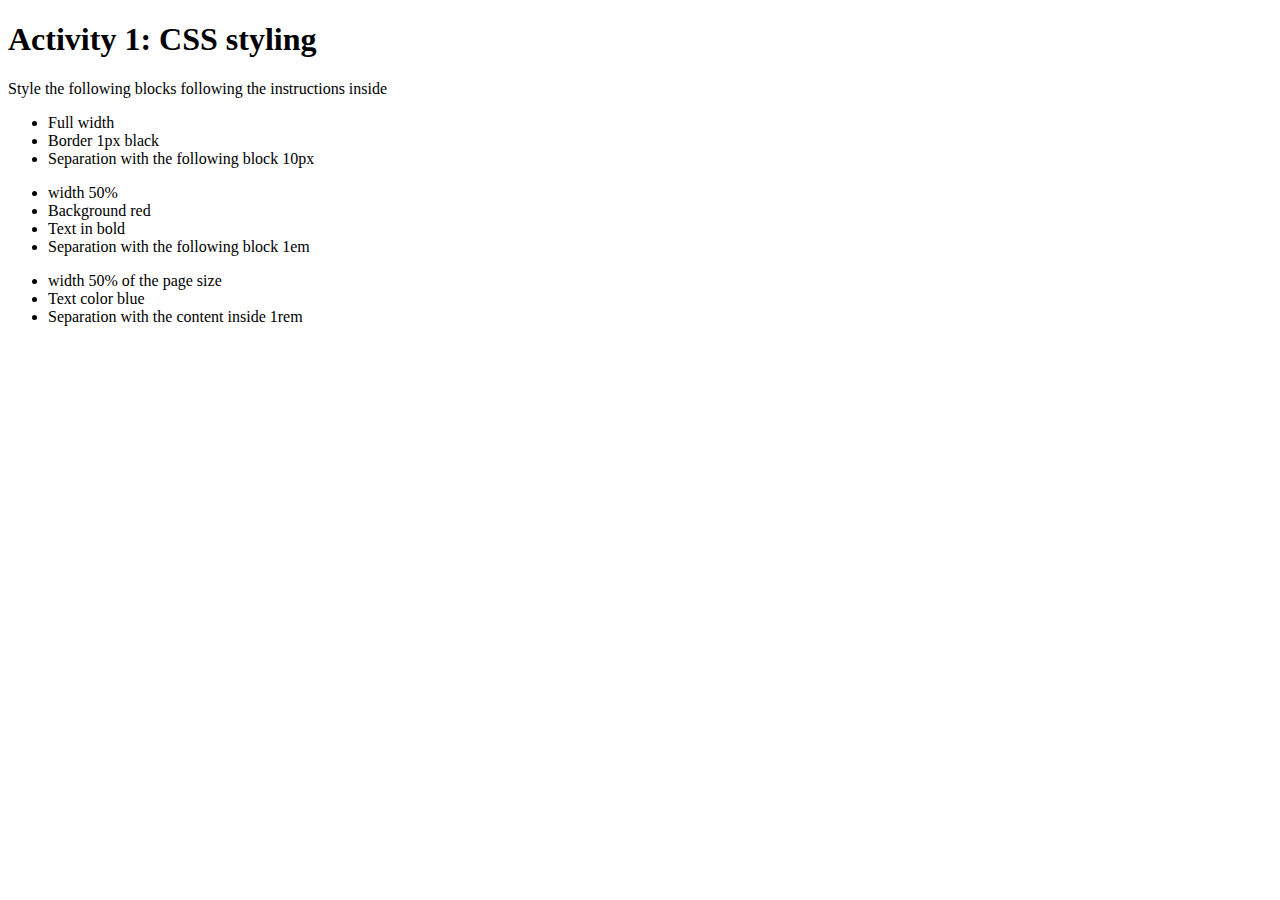
<file: activity1/index.html>
<!doctype html>
<html lang="en">
  <head>
    <!-- Required meta tags -->
    <meta charset="utf-8">
    <meta name="viewport" content="width=device-width, initial-scale=1, shrink-to-fit=no">

    <title>Activity 1: CSS styling</title>
    <!-- Your styles here -->
    <style>
    </style>
  </head>
  <body>
    <h1>Activity 1: CSS styling</h1>
    <p>Style the following blocks following the instructions inside</p>
    <div id="first_block"><ul><li>Full width</li><li>Border 1px black</li><li>Separation with the following block 10px</li></ul></div>
    <div id="second_block"><ul><li>width 50%</li><li>Background red</li><li>Text in bold</li><li>Separation with the following block 1em</li></ul></div>
    <div class="third_block"><ul><li>width 50% of the page size</li><li>Text color blue</li><li>Separation with the content inside 1rem</li></ul></div>
  </body>
</html>
</file>
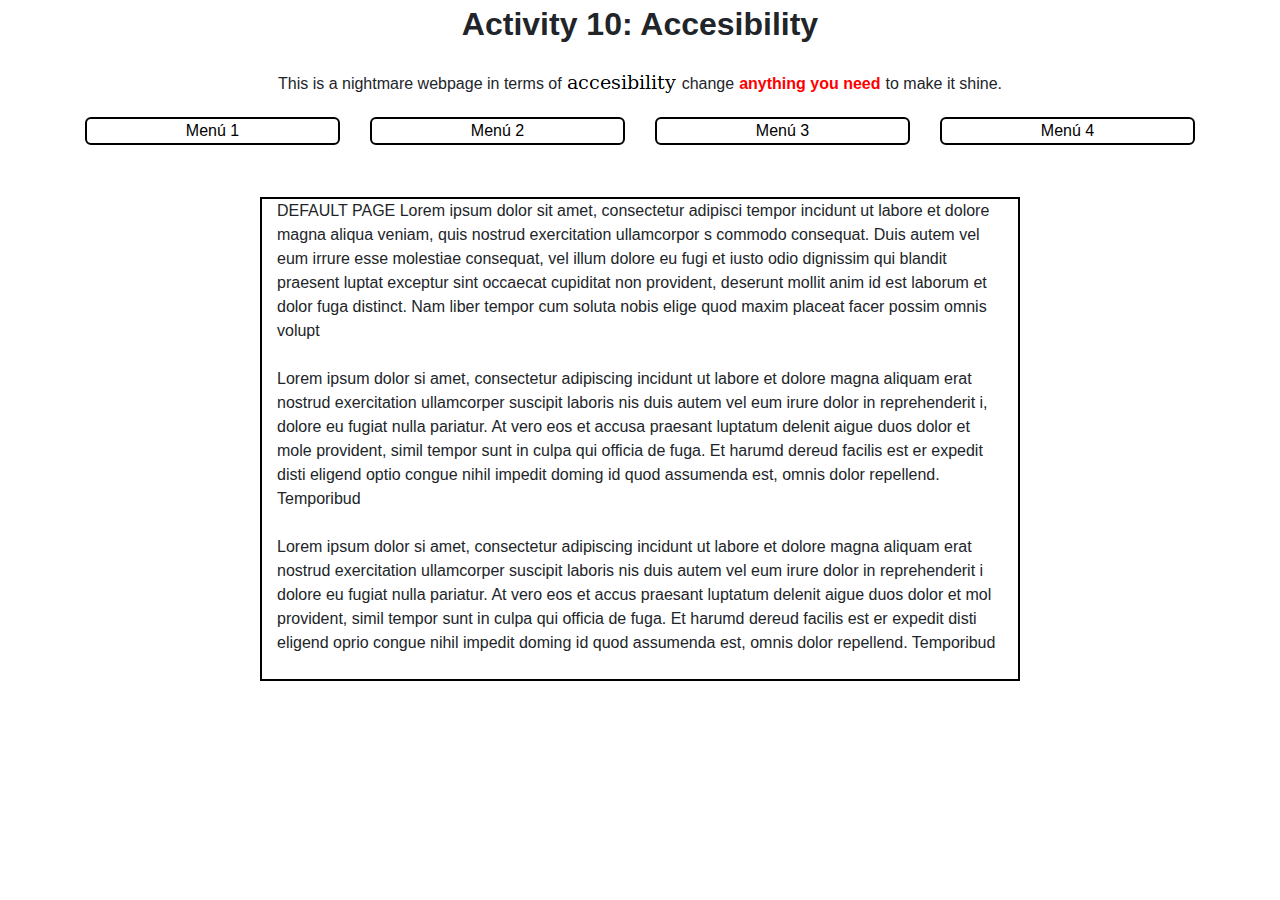
<file: activity10/index.html>
<!doctype html>
<html lang="en">
  <head>
    <!-- Required meta tags -->
    <meta charset="utf-8">
    <meta name="viewport" content="width=device-width, initial-scale=1, shrink-to-fit=no">

    <!-- Bootstrap CSS -->
    <link rel="stylesheet" href="https://stackpath.bootstrapcdn.com/bootstrap/4.3.1/css/bootstrap.min.css" integrity="sha384-ggOyR0iXCbMQv3Xipma34MD+dH/1fQ784/j6cY/iJTQUOhcWr7x9JvoRxT2MZw1T" crossorigin="anonymous">

    <title>Activity 10: Accesibility</title>
    <style>
     .item{
       border: 2px solid black;
     }
     
     #flexcontainer5 .item{
       max-width: 70px;
     }

     .huge{
       font-size: 2em;
       font-weight: bold;
       display: flex;
       justify-content: center;
     }

     .night{
      display: flex;
      justify-content: center;
      padding-bottom: 20px;
     }

     .highlight{
       color: red;
       font-weight: bold;
       padding-left: 5px;
       padding-right: 5px;
     }

     img{
       vertical-align: middle;
       padding-left: 5px;
       padding-right: 5px;
     }

     .topmenu-option{
       background-color: #ffffff;
       border-radius: 6px;
       border: 2px solid black;
       color: #000000;
       text-align: center;
     }

     .topmenu-option:hover{
       background-color: purple;
       border-radius: 6px;
       border: 2px solid black;
       color: #ffffff;
       text-align: center;
     }

     .topmenu-submenu{
       float: left;
     }
     .topmenu-suboption{
       color:purple;
     }
     .topmenu-suboption:hover{
       color:red;
     }
     
     #topmenu1 {
       height: 30px;
     }

     #topmenu2 {
       height: 30px;
     }
  
     #topmenu3 {
       height: 30px;
     }

     #topmenu4 {
       height: 30px;
     }

     #content{
      top:50px;
      border: 2px solid black;

     }
    </style>
  </head>
  <body>
    <span class="huge">Activity 10: Accesibility</span>
    <br>
    <span class="night">This is a nightmare webpage in terms of<img src="accesibility.png" /> change <span class="highlight"> anything you need </span> to make it shine.</span>
    <div class="container">
      <div class="row" >
        <div class="col-sm-3" id="topmenu1">
          <div class="topmenu-option">
            Menú 1
          </div>
        </div>
        <div class="col-sm-3" id="topmenu2" onclick="window.open('https://wikipedia.org','_blank');">
          <div class="topmenu-option">
            Menú 2
          </div>
        </div>
        <div class="col-sm-3" id="topmenu3" onclick="window.open('https://youtube.com','_blank');">
          <div class="topmenu-option">
            Menú 3
          </div>
        </div>
        <div class="col-sm-3" id="topmenu4">
          <div class="topmenu-option">
            Menú 4
          </div>
        </div>
      </div>
      <div class="row">
        <div class="col-sm-2">
        
        </div>
        <div class="col-sm-8" id="content">
          DEFAULT PAGE
          Lorem ipsum dolor sit amet, consectetur adipisci tempor incidunt ut labore et dolore magna aliqua veniam, quis nostrud exercitation ullamcorpor s commodo consequat. Duis autem vel eum irrure esse molestiae consequat, vel illum dolore eu fugi et iusto odio dignissim qui blandit praesent luptat exceptur sint occaecat cupiditat non provident, deserunt mollit anim id est laborum et dolor fuga distinct. Nam liber tempor cum soluta nobis elige quod maxim placeat facer possim omnis volupt
<br><br>
Lorem ipsum dolor si amet, consectetur adipiscing incidunt ut labore et dolore magna aliquam erat nostrud exercitation ullamcorper suscipit laboris nis duis autem vel eum irure dolor in reprehenderit i, dolore eu fugiat nulla pariatur. At vero eos et accusa praesant luptatum delenit aigue duos dolor et mole provident, simil tempor sunt in culpa qui officia de fuga. Et harumd dereud facilis est er expedit disti eligend optio congue nihil impedit doming id quod assumenda est, omnis dolor repellend. Temporibud
<br><br>
Lorem ipsum dolor si amet, consectetur adipiscing incidunt ut labore et dolore magna aliquam erat nostrud exercitation ullamcorper suscipit laboris nis duis autem vel eum irure dolor in reprehenderit i dolore eu fugiat nulla pariatur. At vero eos et accus praesant luptatum delenit aigue duos dolor et mol provident, simil tempor sunt in culpa qui officia de fuga. Et harumd dereud facilis est er expedit disti eligend oprio congue nihil impedit doming id quod assumenda est, omnis dolor repellend. Temporibud
<br><br>
        </div>
      </div>
    </div>

    <!-- Optional JavaScript -->
    <!-- jQuery first, then Popper.js, then Bootstrap JS -->
    <script src="https://code.jquery.com/jquery-3.3.1.slim.min.js" integrity="sha384-q8i/X+965DzO0rT7abK41JStQIAqVgRVzpbzo5smXKp4YfRvH+8abtTE1Pi6jizo" crossorigin="anonymous"></script>
    <script src="https://cdnjs.cloudflare.com/ajax/libs/popper.js/1.14.7/umd/popper.min.js" integrity="sha384-UO2eT0CpHqdSJQ6hJty5KVphtPhzWj9WO1clHTMGa3JDZwrnQq4sF86dIHNDz0W1" crossorigin="anonymous"></script>
    <script src="https://stackpath.bootstrapcdn.com/bootstrap/4.3.1/js/bootstrap.min.js" integrity="sha384-JjSmVgyd0p3pXB1rRibZUAYoIIy6OrQ6VrjIEaFf/nJGzIxFDsf4x0xIM+B07jRM" crossorigin="anonymous"></script>
    <script>
      var topM1 = document.getElementById('topmenu1');
      topM1.onclick= function(){;
        if (topM1.querySelectorAll('.topmenu-suboption').length) {
          topM1.innerHTML = '<div class="topmenu-option">Menú 1</div>';
        } else {
          topM1.innerHTML = '<div class="topmenu-option">Menú 1</div><div class="topmenu-submenu"><div class="topmenu-suboption"><a href="https://google.com/ target="_blank"">Google</div><div class="topmenu-suboption"><a href="https://bing.com/" target="_blank">Bing</div></div>';
        }
      }
      var topM4 = document.getElementById('topmenu4');
      topM4.onclick= function(){;
        if (topM4.querySelectorAll('.topmenu-suboption').length) {
          topM4.innerHTML = '<div class="topmenu-option">Menú 4</div>';
        } else {
          topM4.innerHTML = '<div class="topmenu-option">Menú 4</div><div class="topmenu-submenu"><div class="topmenu-suboption"><span onclick="showContent1()">View content 1</span></div><div class="topmenu-suboption"><span onclick="showContent2()">View content 2</span></div></div>';
        }
      }
      function showContent1(){
        var content = document.getElementById('content');
        content.innerHTML = '<span class="important" style="color:#fffc16; font-size:2em;">This is the first content:<br/><img src="content1.png"></span><h1>and lot more</h1>Lorem ipsum dolor sit amet, consectetur adipisci tempor incidunt ut laboreLorem ipsum dolor sit amet, consectetur adipisci tempor incidunt ut labore<h1>content</h1><h4>is</h4><h4>important</h4>'
      }
      function showContent2(){
        var content = document.getElementById('content');
        content.innerHTML = '<b>Lorem ipsum dolor sit amet</b>, consectetur adipisci tempor incidunt ut labore et dolore magna aliqua veniam, quis nostrud exercitation ullamcorpor s commodo consequat. Duis autem vel eum irrure esse molestiae consequat, vel illum dolore eu fugi et iusto odio dignissim qui blandit praesent luptat exceptur sint occaecat cupiditat non provident, deserunt mollit anim id est laborum et dolor fuga distinct. Nam liber tempor cum soluta nobis elige quod maxim placeat facer possim omnis volupt'
      }
    </script>
  </body>
</html>
</file>
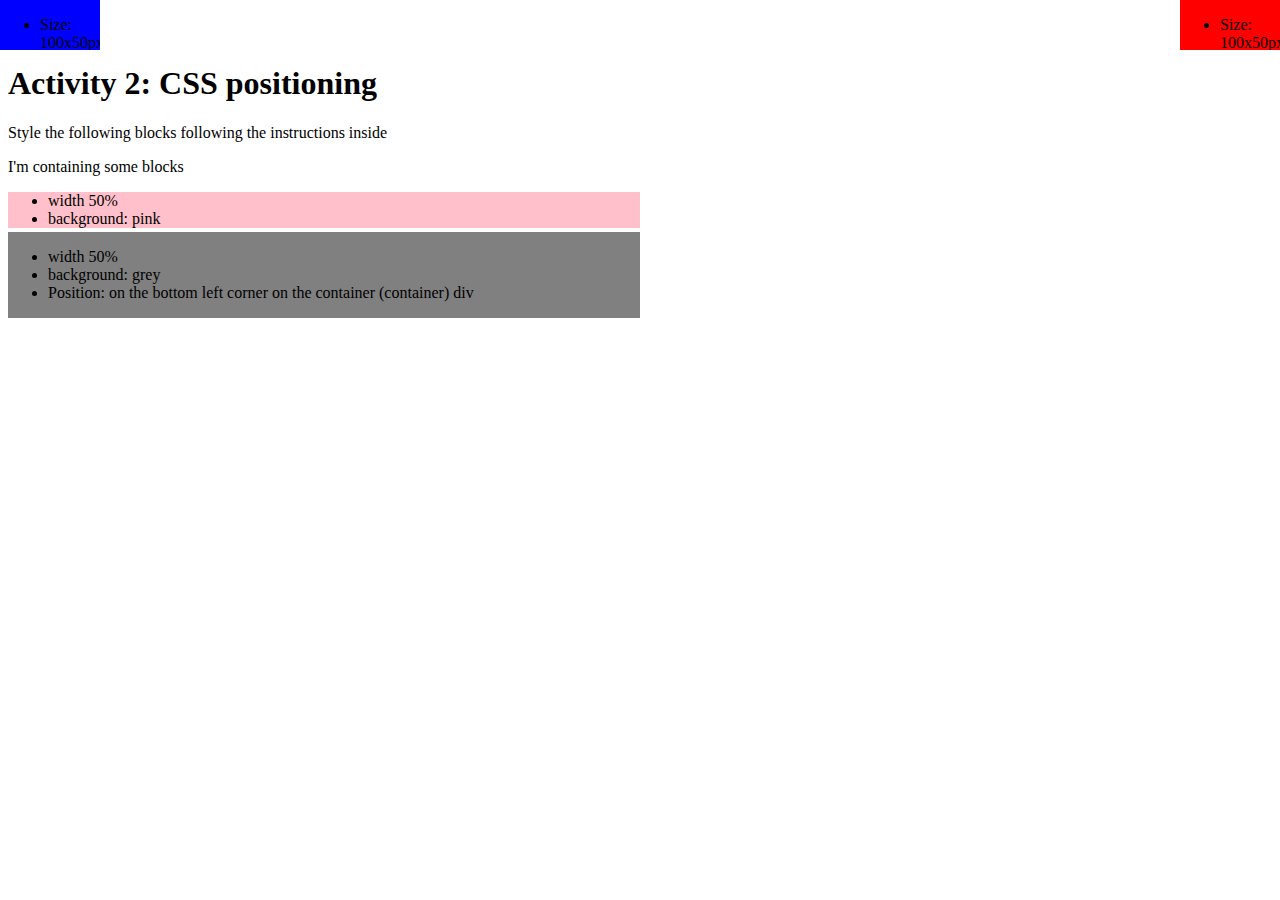
<file: activity2/index.html>
<!doctype html>
<html lang="en">
  <head>
    <!-- Required meta tags -->
    <meta charset="utf-8">
    <meta name="viewport" content="width=device-width, initial-scale=1, shrink-to-fit=no">

    <title>Activity 2: CSS positioning</title>
    <!-- please, don't touch this styles -->
    <style>
     #third_block_container{
       border: 1px solid #000;
       height: 500px;
     }
    </style>
    <!-- Your styles here -->
    <style>
    #first_block{
      width: 100px;
      height: 50px;
      background-color: red;
      position: fixed;
      top: 0px;
      right: 0px;
      overflow: hidden;

          }
    #second_block{
      width: 100px;
      height: 50px;
      background-color: blue;
      position: fixed;
      top: 0px;
      left: 0px;
      overflow: scroll;
    }
    #container{
      width: 100%;
      height: 160px;
      position: relative;
    }
 
    .third_block{
      width: 50%;
      background-color: gray;
      position: absolute;
      bottom: 0px;
      left: 0px;
    }
    .fourth_block{
      width: 50%;
      background-color: pink;
      
    }
    </style>
  </head>
  <body>
    <br></br>
    <h1>Activity 2: CSS positioning</h1>
    <p>Style the following blocks following the instructions inside</p>
    <div id="first_block"><ul><li>Size: 100x50px</li><li>background: red</li><li>Position: top right, fixed to the document</li><li>Hide any content that overflows div dimensions</li></ul></div>
    <div id="second_block"><ul><li>Size: 100x50px</li><li>Background: blue</li><li>Position: top left, fixed to the window</li><li>Show scroll bars when content overflows div dimensions</li></ul></div>
    <div id="container">
      I'm containing some blocks
      <div class="third_block"><ul><li>width 50%</li><li>background: grey</li><li>Position: on the bottom left corner on the container (container) div</li></ul></div>
      <div class="fourth_block"><ul><li>width 50%</li><li>background: pink</li></ul></div>
    </div>
  </body>
</html>
</file>
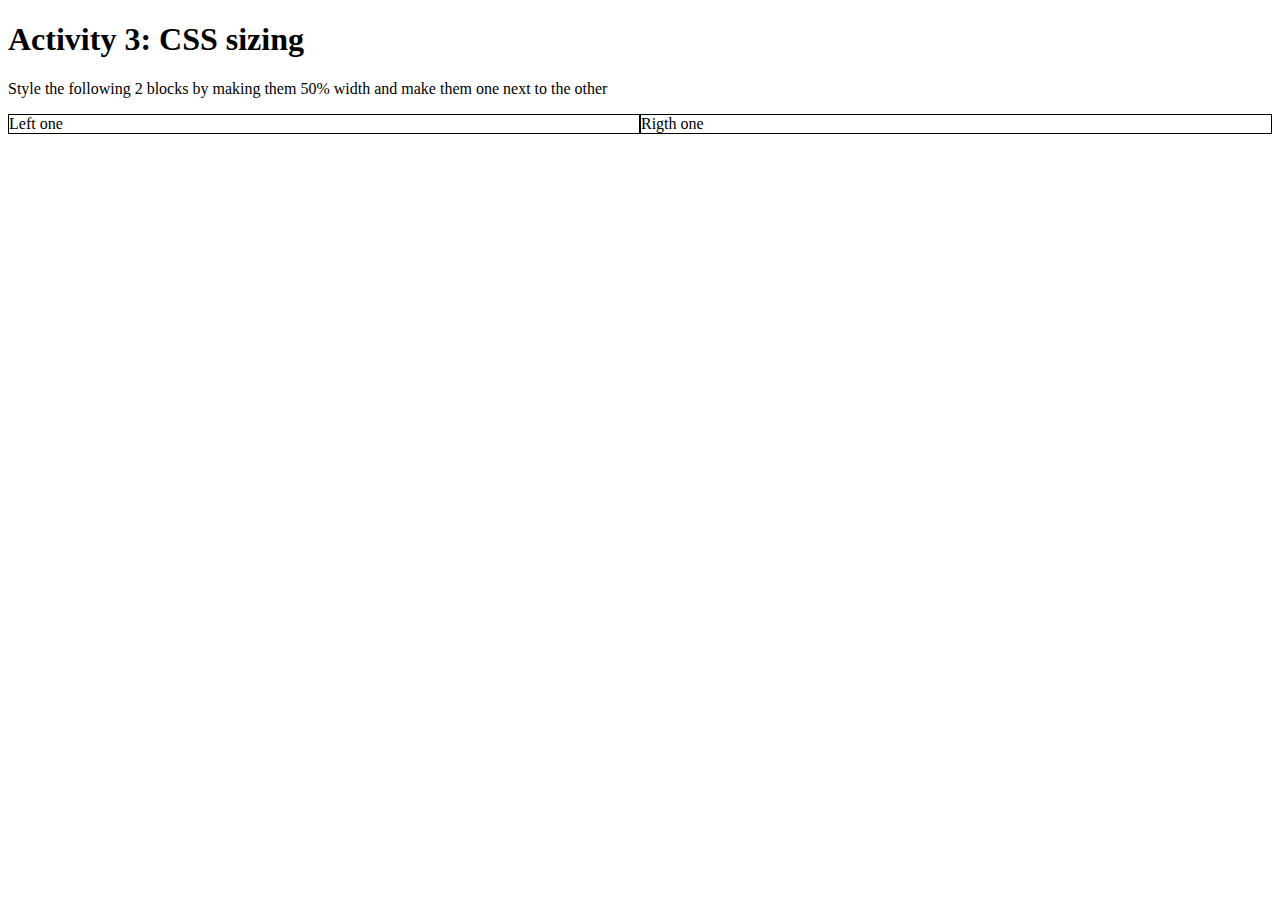
<file: activity3/index.html>
<!doctype html>
<html lang="en">
  <head>
    <!-- Required meta tags -->
    <meta charset="utf-8">
    <meta name="viewport" content="width=device-width, initial-scale=1, shrink-to-fit=no">

    <title>Activity 3: CSS sizing</title>
    <!-- please, don't touch this styles -->
    <style>
      #first_block, #second_block{
        border: 1px solid #000;
        width: 50%;
        float: left;
        box-sizing: border-box;
      }
    </style>

    
    <style>
      #first_block, #second_block{
        width: 50%;
        float: left;
        box-sizing: border-box;
      }
    </style>
  </head>
  <body>
    <h1>Activity 3: CSS sizing</h1>
    <p>Style the following 2 blocks by making them 50% width and make them one next to the other</p>
    <div id="first_block">Left one</div>
    <div id="second_block">Rigth one</div>
  </body>
</html>
</file>
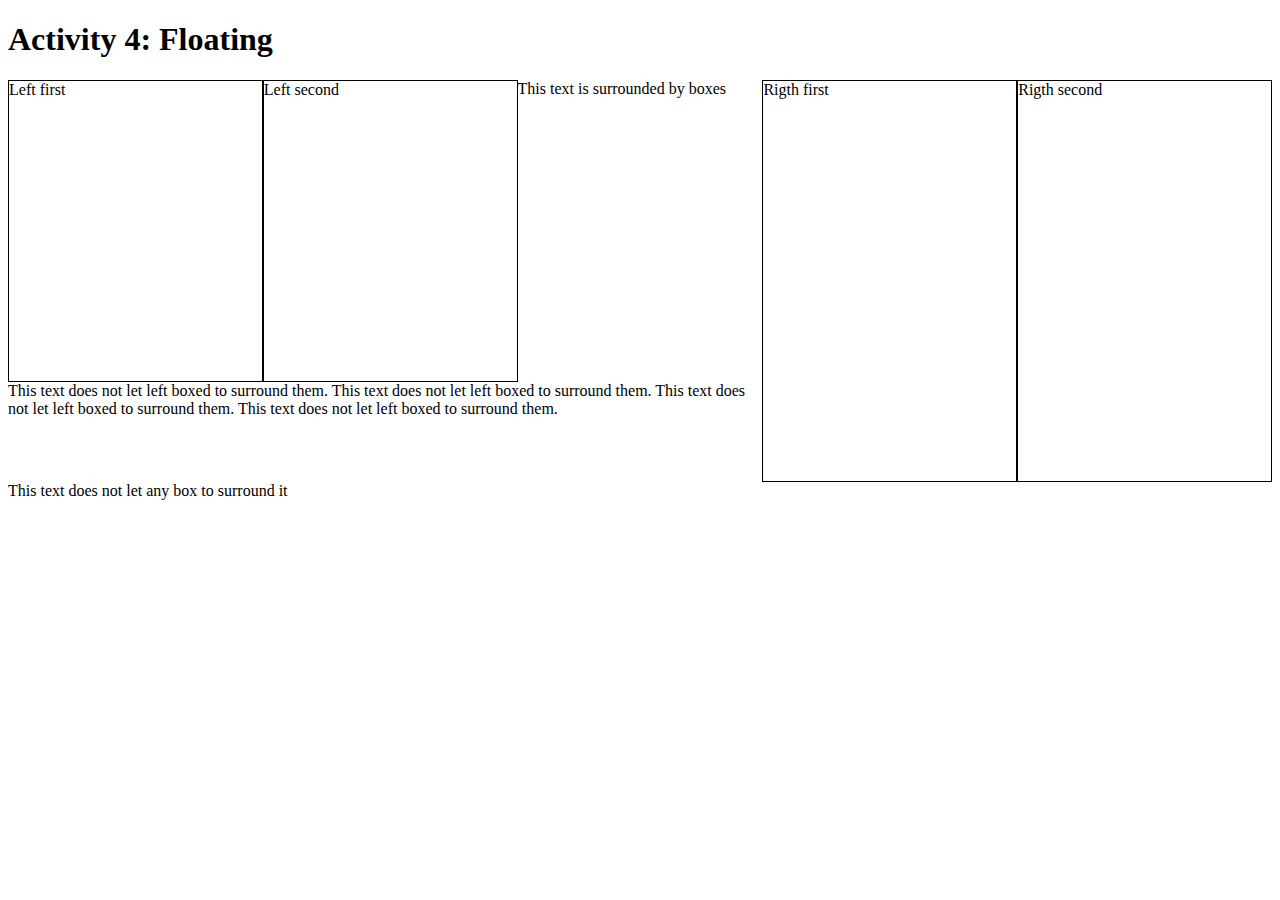
<file: activity4/index.html>
<!doctype html>
<html lang="en">
  <head>
    <!-- Required meta tags -->
    <meta charset="utf-8">
    <meta name="viewport" content="width=device-width, initial-scale=1, shrink-to-fit=no">

    <title>Activity 4: Floating</title>
    <!-- please, don't touch this styles -->
    <style>
      #first-block, #second-block, #third-block, #fourth-block{
        border: 1px solid #000;
        width: 20%;
        height: 300px;
      }
      #third-block, #fourth-block{
        height: 400px;
      }
    </style>

    <!-- Your styles here -->
    <style>
	#first-block, #second-block{
    float: left;
	}
  #third-block, #fourth-block{
    float: right;
  }
  .second-paragraph{
    clear: left;
  }
  .third-paragraph{
    clear: both;
  }
    </style>
  </head>
  <body>
    <h1>Activity 4: Floating</h1>
      <div id="first-block">Left first</div>
      <div id="second-block">Left second</div>
      <div id="third-block">Rigth second</div>
      <div id="fourth-block">Rigth first</div>
      <p class="first-paragraph">This text is surrounded by boxes</p>
      <p class="second-paragraph">This text does not let left boxed to surround them. This text does not let left boxed to surround them. This text does not let left boxed to surround them. This text does not let left boxed to surround them. </p> 
      <p class="third-paragraph">This text does not let any box to surround it</p> 
    </p>
  </body>
</html>
</file>
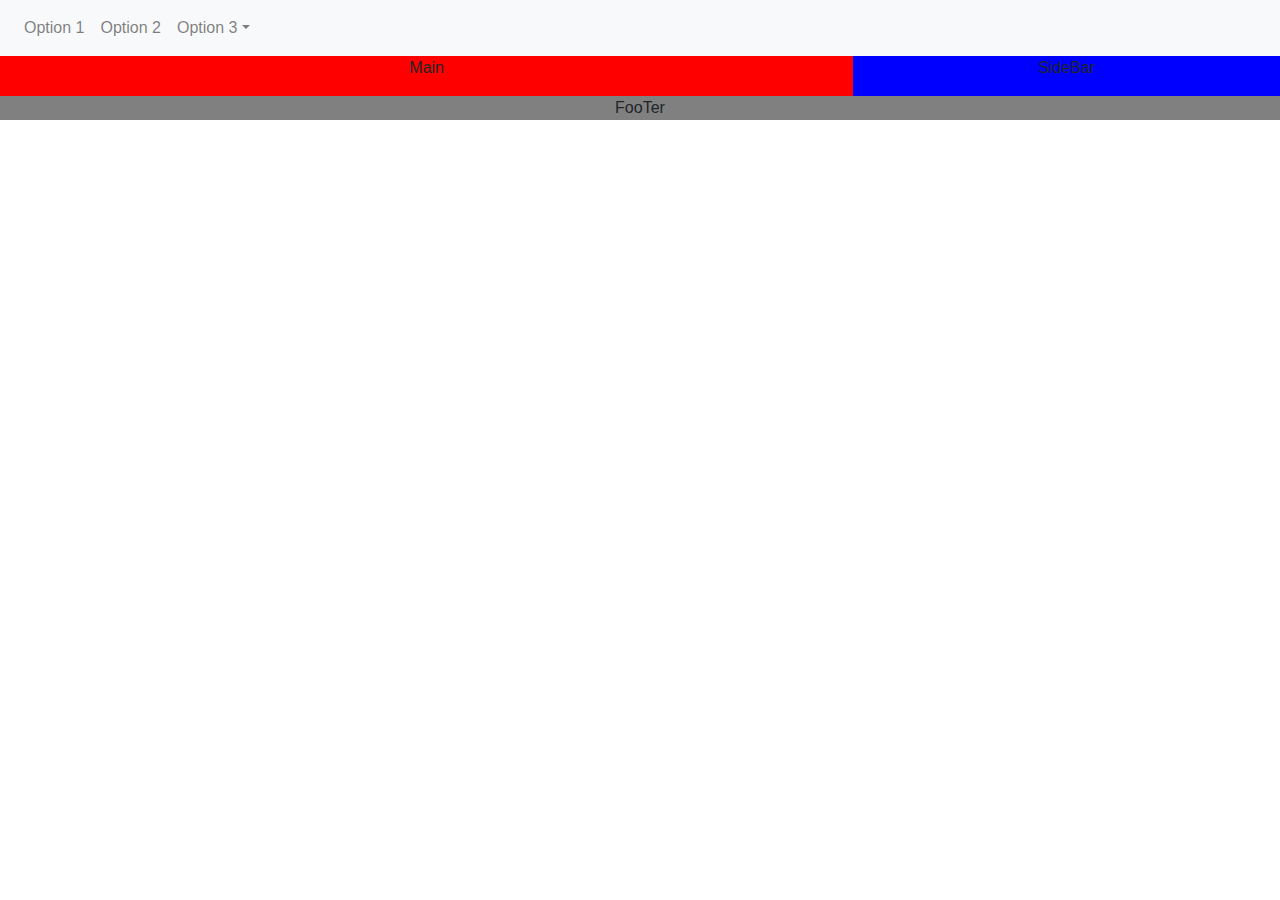
<file: activity5/index.html>
<!DOCTYPE html>
<html lang="en">
<head>
     <!-- Required meta tags -->
     <meta charset="utf-8">
     <meta name="viewport" content="width=device-width, initial-scale=1, shrink-to-fit=no">
 
     <!-- Bootstrap CSS -->
     <link rel="stylesheet" href="https://maxcdn.bootstrapcdn.com/bootstrap/4.0.0/css/bootstrap.min.css" integrity="sha384-Gn5384xqQ1aoWXA+058RXPxPg6fy4IWvTNh0E263XmFcJlSAwiGgFAW/dAiS6JXm" crossorigin="anonymous">
 
     <title>Activity 5: Responsive design</title>
     
</head>
<body>
    <style>
     
       #main-content{
           background-color: red;
           text-align: center;
       }
       #sidebar{
         background-color: blue;
         text-align: center;
       }
       #footer{
           background: grey;
           text-align: center;
           width: 100%;
       }
    </style>

    <header role="header">
    <nav class="navbar navbar-expand-lg navbar-light bg-light">
    <button class="navbar-toggler" type="button" data-toggle="collapse" data-target="#navbarNavDropdown" aria-controls="navbarNavDropdown" aria-expanded="false" aria-label="Toggle navigation">
    <span class="navbar-toggler-icon"></span>
    </button>
    <div class="collapse navbar-collapse" id="navbarNavDropdown">
    <ul class="navbar-nav">
    <li class="nav-item">
    <a class="nav-link" href="#">Option 1 </a>
    </li>
    <li class="nav-item">
    <a class="nav-link" href="#">Option 2</a>
    </li>
    <li class="nav-item dropdown">
    <a class="nav-link dropdown-toggle" href="#" id="navbarDropdownMenuLink" role="button" data-toggle="dropdown" aria-haspopup="true" aria-expanded="false">Option 3</a>
    <div class="dropdown-menu" aria-labelledby="navbarDropdownMenuLink">
    <a class="dropdown-item" href="#">Option 3.1</a>
    <a class="dropdown-item" href="#">Option 3.2</a>              
    </div>
    </li>
    </ul>
    </div>
    </nav>
    </header>

    <main role="main">
    <div class="container-fluid">
    <div class="row">
    <div id="main-content" class="col-md-8 col-sm-12">
    <p>Main</p>
    </div>
    <div id="sidebar" class="col-md-4 col-sm-12">
    <p>SideBar</p>
    </div>
    </div>
    </div>
    </main>

    <footer role="footer">
      <div id="footer" class="col-mad-12">FooTer</div>
    </footer>
   
      

      <script src="https://code.jquery.com/jquery-3.2.1.slim.min.js" integrity="sha384-KJ3o2DKtIkvYIK3UENzmM7KCkRr/rE9/Qpg6aAZGJwFDMVNA/GpGFF93hXpG5KkN" crossorigin="anonymous"></script>
      <script src="https://cdnjs.cloudflare.com/ajax/libs/popper.js/1.12.9/umd/popper.min.js" integrity="sha384-ApNbgh9B+Y1QKtv3Rn7W3mgPxhU9K/ScQsAP7hUibX39j7fakFPskvXusvfa0b4Q" crossorigin="anonymous"></script>
      <script src="https://maxcdn.bootstrapcdn.com/bootstrap/4.0.0/js/bootstrap.min.js" integrity="sha384-JZR6Spejh4U02d8jOt6vLEHfe/JQGiRRSQQxSfFWpi1MquVdAyjUar5+76PVCmYl" crossorigin="anonymous"></script>
    
</body>
</html>
</file>
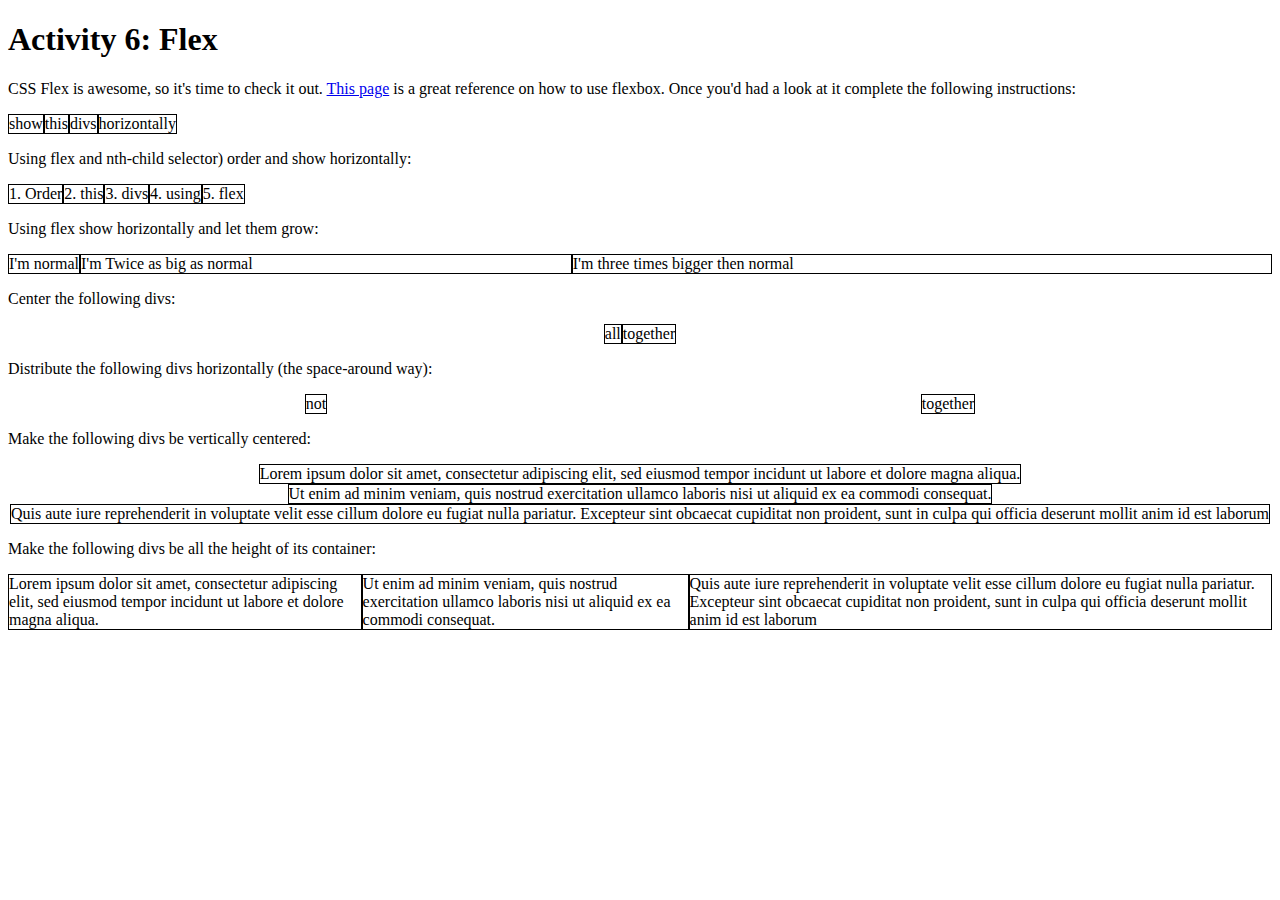
<file: activity6/index.html>
<!doctype html>
<html lang="en">
  <head>
    <!-- Required meta tags -->
    <meta charset="utf-8">
    <meta name="viewport" content="width=device-width, initial-scale=1, shrink-to-fit=no">

    <title>Activity 6: Flex</title>
    <style>
     .item{
       border: 1px solid black;
     }
     #flexcontainer5 .item{
       max-width: 70px;
     }
    </style>
   
    <!-- Your styles here -->
    <style>
      #flexcontainer1{
       flex-direction: row;
       display:flex;
      }
      /******************************************/
      #flexcontainer2{
         display: flex;
      }
      #flexcontainer2 .item:nth-child(1){
        order: 5; 
      }
      #flexcontainer2 .item:nth-child(3){
        order: 4; 
      }
      #flexcontainer2 .item:nth-child(4){
        order: 3; 
      }
      /*****************************************/
      #flexcontainer3{
        display: flex;
      }
      #flexcontainer3 .item:nth-child(2){
        flex-grow: 2;
      }
      #flexcontainer3 .item:nth-child(3){
        flex-grow: 3;
      }
      /*****************************************/
      #flexcontainer4{
        display:flex;
        justify-content: center;
      }
      /*****************************************/
      #flexcontainer5{
        display:flex;
        justify-content: space-around;
      }
      /*****************************************/
      #flexcontainer6{
        display: flex;
        flex-direction: column;
        align-items: center;
      }
      /*****************************************/
      #flexcontainer7 {
        display: flex;
        align-items: stretch;
        
      }

    </style>
  </head>
  <body>
    <h1>Activity 6: Flex</h1>
    <p>CSS Flex is awesome, so it's time to check it out. <a href="https://css-tricks.com/snippets/css/a-guide-to-flexbox/">This page</a> is a great reference on how to use flexbox. Once you'd had a look at it complete the following instructions:</p>
    <div id="flexcontainer1"><div class="item">show</div><div class="item">this</div><div class="item">divs</div><div class="item">horizontally</div></div>
    <p>Using flex and nth-child selector) order and show horizontally:</p>
    <div id="flexcontainer2"><div class="item">5. flex</div><div class="item">1. Order</div><div class="item">4. using</div><div class="item">3. divs</div><div class="item">2. this</div></div>
    <p>Using flex show horizontally and let them grow:</p>
    <div id="flexcontainer3"><div class="item">I'm normal</div><div class="item">I'm Twice as big as normal</div><div class="item">I'm three times bigger then normal</div></div>
    <p>Center the following divs:</p>
    <div id="flexcontainer4"><div class="item">all</div><div class="item">together</div></div>
    <p>Distribute the following divs horizontally (the space-around way):</p>
    <div id="flexcontainer5"><div class="item">not</div><div class="item">together</div></div>

    <p>Make the following divs be vertically centered:</p>
    <div id="flexcontainer6">
      <div class="item">Lorem ipsum dolor sit amet, consectetur adipiscing elit, sed eiusmod tempor incidunt ut labore et dolore magna aliqua.</div>
      <div class="item">Ut enim ad minim veniam, quis nostrud exercitation ullamco laboris nisi ut aliquid ex ea commodi consequat.</div>
      <div class="item">Quis aute iure reprehenderit in voluptate velit esse cillum dolore eu fugiat nulla pariatur. Excepteur sint obcaecat cupiditat non proident, sunt in culpa qui officia deserunt mollit anim id est laborum</div>
    </div>

    <p>Make the following divs be all the height of its container:</p>
    <div id="flexcontainer7">
      <div class="item">Lorem ipsum dolor sit amet, consectetur adipiscing elit, sed eiusmod tempor incidunt ut labore et dolore magna aliqua.</div>
      <div class="item">Ut enim ad minim veniam, quis nostrud exercitation ullamco laboris nisi ut aliquid ex ea commodi consequat.</div>
      <div class="item">Quis aute iure reprehenderit in voluptate velit esse cillum dolore eu fugiat nulla pariatur. Excepteur sint obcaecat cupiditat non proident, sunt in culpa qui officia deserunt mollit anim id est laborum</div>
    </div>
  </body>
</html>
</file>
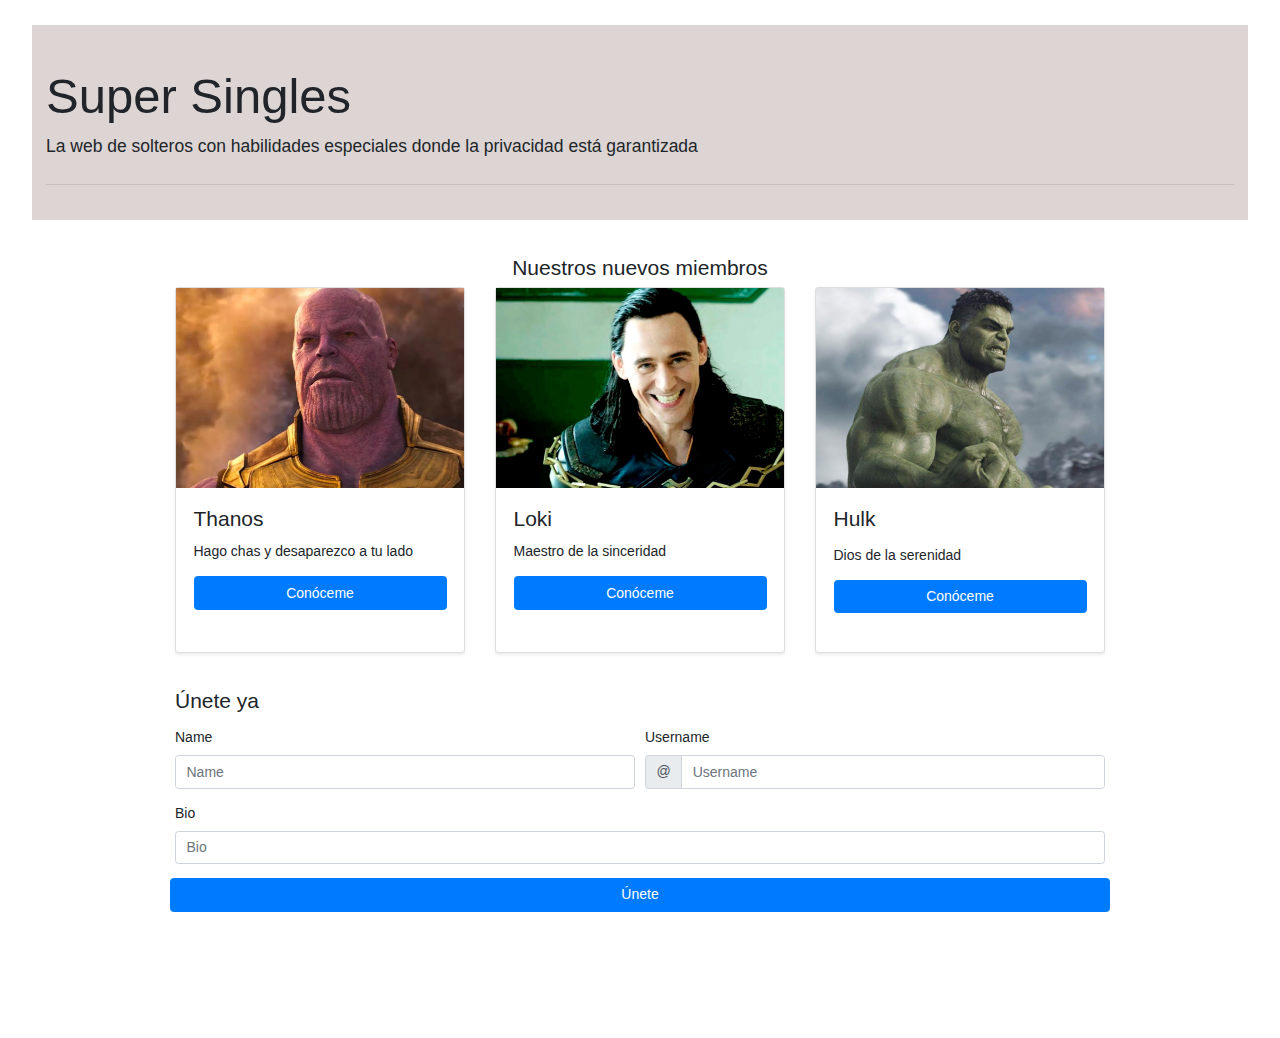
<file: activity7/index.html>
<!doctype html>
<html lang="en">
  <head>
    <meta charset="utf-8">
    <meta name="viewport" content="width=device-width, initial-scale=1, shrink-to-fit=no">
    <meta name="description" content="">
    <meta name="author" content="Mark Otto, Jacob Thornton, and Bootstrap contributors">
    <meta name="generator" content="Jekyll v4.1.1">
    <title>Pricing example · Bootstrap</title>

    <link rel="canonical" href="https://getbootstrap.com/docs/4.5/examples/pricing/">

    <!-- Bootstrap core CSS -->
<link href="bootstrap.min.css" rel="stylesheet">

    <style>
      

    </style>
    <!-- Custom styles for this template -->
    <link href="styles.css" rel="stylesheet">
  </head>
  <body>
    

<div class="pricing-header px-3 py-3 pt-md-5 pb-md-4 mx-auto">
  <h1 class="display-4">Super Singles</h1>
  <p class="lead">La web de solteros con habilidades especiales donde la privacidad está garantizada</p>
  <hr>
</div>

<div class="members">
  <h4>Nuestros nuevos miembros</h4>
</div>

<div class="container">
  <div class="card-deck mb-3 text-center">
    <div class="card mb-4 shadow-sm">
      <div class="card-header-thanos">
        
      </div>
      <div class="card-body">
        <h4 class="card-title pricing-card-title">Thanos</h4>
        <p>Hago chas y desaparezco a tu lado</p>
        <button type="button" class="btn btn-primary">Conóceme</button>
      </div>
    </div>
    <div class="card mb-4 shadow-sm">
      <div class="card-header-loki">
        
      </div>
      <div class="card-body">
        <h4 class="card-title pricing-card-title">Loki</h4>
        <p>Maestro de la sinceridad</p>
        <button type="button" class="btn btn-primary">Conóceme</button>
      </div>
    </div>
    <div class="card mb-4 shadow-sm">
      <div class="card-header-hulk">
        
      </div>
      <div class="card-body">
        <h4 class="card-title pricing-card-title">Hulk</h4>
        <ul class="list-unstyled mt-3 mb-4">
          <p>Dios de la serenidad</p>
        <button type="button" class="btn btn-primary">Conóceme</button>
      </div>
    </div>
  </div>
  <div>
    <p><h4>Únete ya</h4></p>
  </div>

  <div class="formulario">
    <form>
      <div class="form-row">
        <div class="form-group col-md-6">
          <label for="inputName">Name</label>
          <input type="text" class="form-control" id="inputName" placeholder="Name">
        </div>
        
        <div class="col-md-6"> 
          <label for="Username">Username</label> 
          <div class="input-group mb-2"> 
            <div class="input-group-prepend">
              <div class="input-group-text">@</div>
             </div>
              <input type="text" class="form-control" id="Username" placeholder="Username"> 
            </div> </div> 

      
        <div class="form-group col-12">
        <label for="inputBio">Bio</label>
        <input type="text" class="form-control" id="inputBio" placeholder="Bio">
      </div>
      <div class="form-group">
      </div>
      <button type="submit" class="btn btn-primary">Únete</button>
    </form>
  </div>

  <footer class="pt-4 my-md-5 pt-md-5 ">
    
  </footer>
</div>
</body>
</html>
</file>
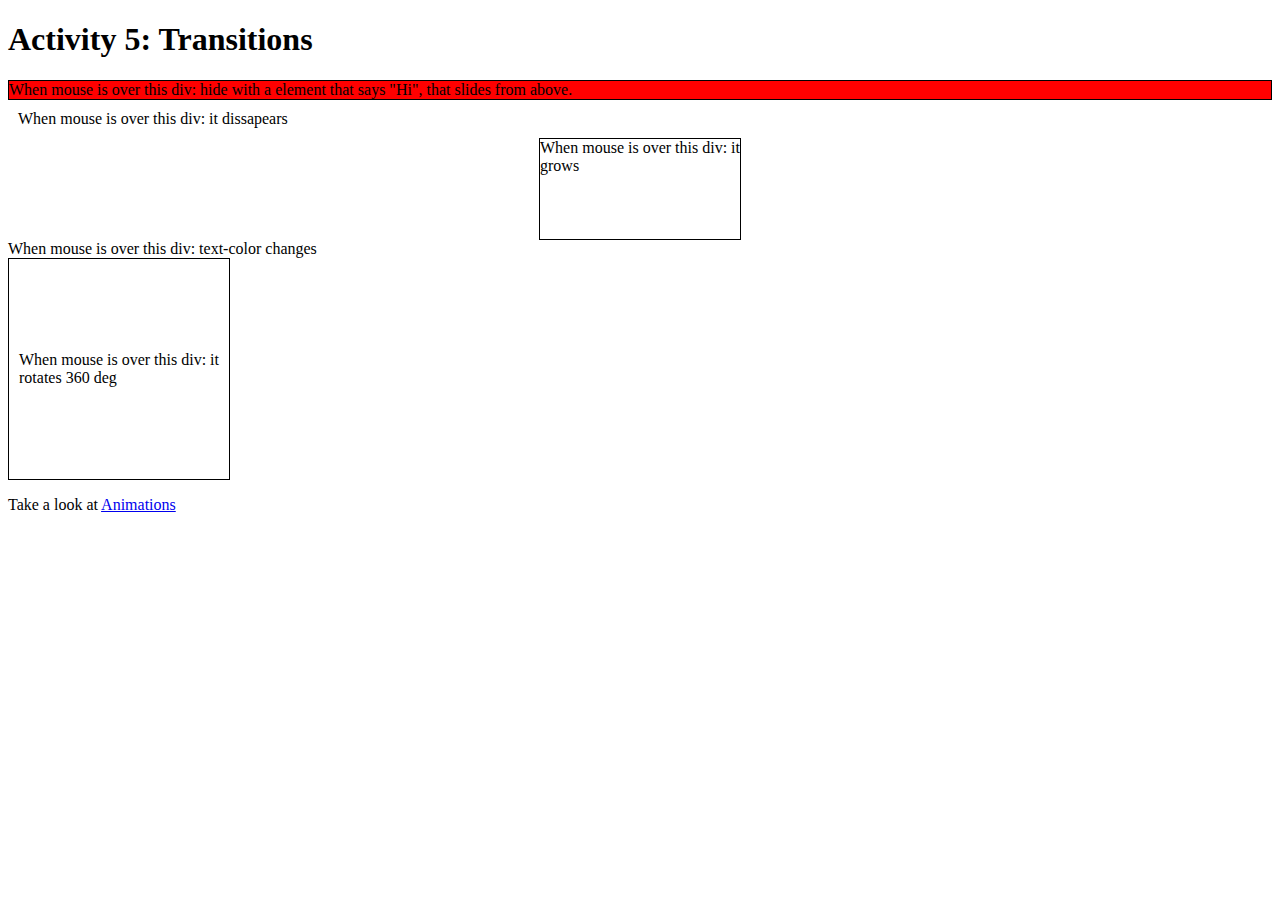
<file: activity8/index.html>
<!doctype html>
<html lang="en">
  <head>
    <!-- Required meta tags -->
    <meta charset="utf-8">
    <meta name="viewport" content="width=device-width, initial-scale=1, shrink-to-fit=no">

    <title>Activity 8: Transitions</title>
    <style>
      /*******************************************************/
     .transition1{
       background-color: red;
       border: 1px solid black;
       position: relative;
       overflow:hidden;
     }
     .transition1::before{
       content: 'Hi';
       display: block;
       width: 100%;
       height: 100%;
       position:absolute;
       background-color: blue;
       top: -100%;
       transition: top 1s;
     }
     
     .transition1:hover::before{
       top: 0;
     }
     /*******************************************************/
     .transition2{
      
      margin: 10px;
      }
      .transition2:hover{
        display: none;
      }
      /*******************************************************/
      @keyframes transicion3{
      from{transform: scale(1);}
      to{transform: scale(3);}
      
      }
     .transition3{
       width: 200px;
       height: 100px;
       border:1px solid black;
       margin: 0 auto;
     }
     .transition3:hover{
       animation-name: transicion3;
       animation-duration: 6s;
     }
     /*******************************************************/
     @keyframes transicion4 {
     from {color: red;}
     to {color: green;}
}
     .transition4:hover{
       color:red;
       font-weight: bold;
       animation-name: transicion4;
       animation-duration: 6s;
     }
     /*******************************************************/
     .transition5{
       width: 200px;
       height: 200px;
       border:1px solid black;
       display: flex;
       flex-direction: column;
       justify-content: center;
       padding: 10px;
     }
     @keyframes rotacion {
     from {transform: rotate(0deg);}
     to {transform: rotate(360deg);}
     }
     .transition5:hover{
       animation-name: rotacion;
       animation-duration: 6s;
     }
     /*******************************************************/
    </style>
  </head>
  <body>
    <h1>Activity 5: Transitions</h1>
    <div class="transition1">When mouse is over this div: hide with a element that says "Hi", that slides from above.</div>
    <div class="transition2">When mouse is over this div: it dissapears</div>
    <div class="transition3">When mouse is over this div: it grows</div>
    <div class="transition4">When mouse is over this div: text-color changes</div>
    <div class="transition5">When mouse is over this div: it rotates 360 deg</div>

    <p>Take a look at <a href="https://www.w3schools.com/css/css3_animations.asp">Animations</a></p>
  </body>
</html>
</file>
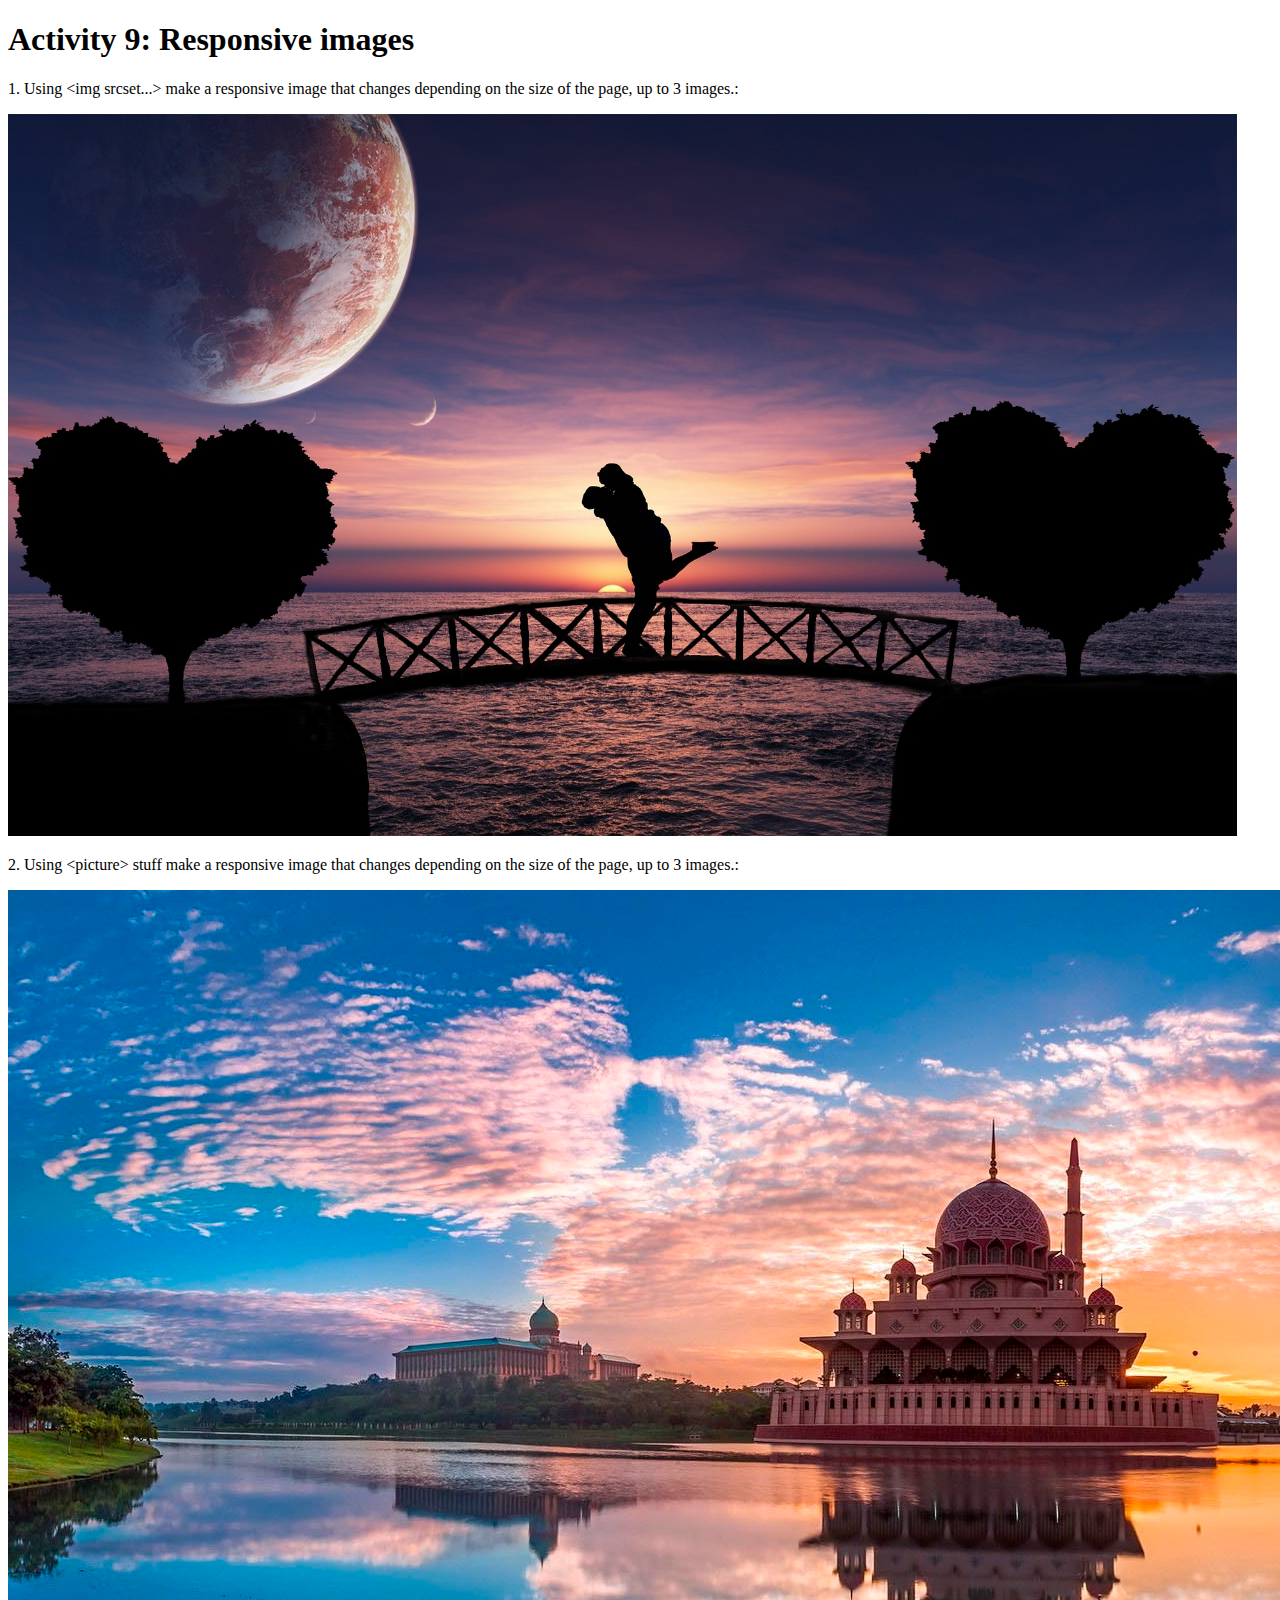
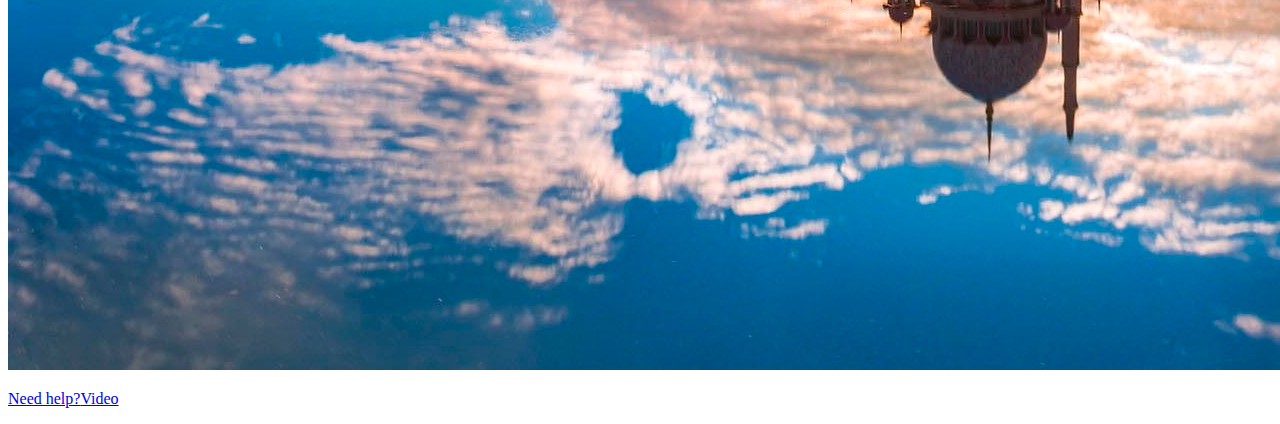
<file: activity9/index.html>
<!doctype html>
<html lang="en">
  <head>
    <!-- Required meta tags -->
    <meta charset="utf-8">
    <meta name="viewport" content="width=device-width, initial-scale=1, shrink-to-fit=no">

    <title>Activity 9: Responsive images</title>
    <style>
    </style>
  </head>
  <body>
    <h1>Activity 9: Responsive images</h1>
    <p>1. Using &lt;img srcset...&gt; make a responsive image that changes depending on the size of the page, up to 3 images.:</p>
    <!-- 1st activity here-->
    <img src="img/imagen_grande.jpg" 
    srcset="img/imagen_pequena.jpg 400w, img/imagen_mediana.jpg 1000w, img/imagen_grande.jpg 2000w"
    alt="Love Bridge">
    <p>2. Using &lt;picture&gt; stuff make a responsive image that changes depending on the size of the page, up to 3 images.:</p>
    <!-- 2nd activity here-->
    <picture>
      <source media="(min-width: 900px)" srcset="img/img_grande.jpg">
      <source media="(min-width: 550px)" srcset="img/img_mediana.jpg">
      <img src="img/img_pequena.jpg">
  </picture>

    <p><a href="https://developer.mozilla.org/es/docs/Learn/HTML/Multimedia_and_embedding/Responsive_images">Need help?</a><a href="https://www.youtube.com/watch?v=7UMNQrUF2ps">Video</a></p>
  </body>
</html>
</file>
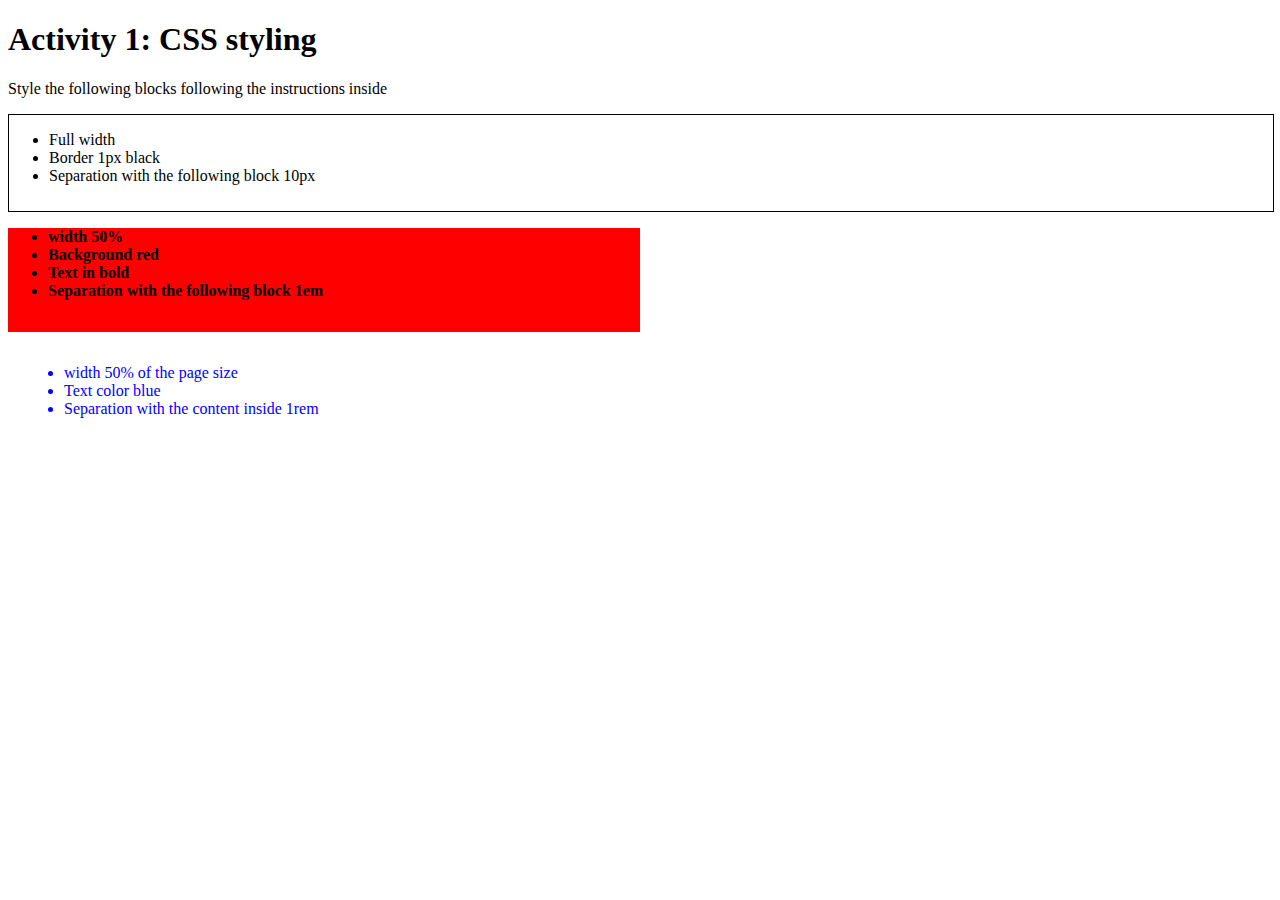
<file: activity1/Tarea1.html>
<!DOCTYPE html>
<html lang="es">
<head>
    <meta charset="UTF-8">
    <meta name="viewport" content="width=device-width, initial-scale=1.0">
    <title>Activity 1: CSS styling</title>
</head>
<body>
    <h1>Activity 1: CSS styling</h1>
	
	<style>
	#first_block{
    border: solid 1px;
    border-color: #000000;
    width: 100%;
    padding-bottom: 10px;
    }

    #second_block{
    width: 50%;
    background-color: #ff0000;
    font-weight: bold;
    padding-bottom: 1em;
    }

    .third_block{
    max-width: 50vw;
    color: blue;
    padding: 1rem;
    }
	</style>
	
    <p>Style the following blocks following the instructions inside</p>
    <div id="first_block"><ul><li>Full width</li><li>Border 1px black</li><li>Separation with the following block 10px</li></ul></div>
    <div id="second_block"><ul><li>width 50%</li><li>Background red</li><li>Text in bold</li><li>Separation with the following block 1em</li></ul></div>
    <div class="third_block"><ul><li>width 50% of the page size</li><li>Text color blue</li><li>Separation with the content inside 1rem</li></ul></div> 
</body>
</html>
</file>
<file: activity7/styles.css>
html {
  font-size: 14px;
}


.container {
  max-width: 960px;
}

.pricing-header {
  background-color: #DCD5D4;
  width: 95%;
  margin-top: 25px;
  margin-bottom: 35px;
  text-align: justify;
}


.lead{
  margin-bottom: 25px;
}

.members{
  display: flex;
  justify-content: center;

}

.card-body{
  text-align: justify;
}

.button{
  
}

.card-header-thanos{
  background-image: url("img/Thanos.jpg");
  min-height: 200px;
  width: auto;
  background-size: cover;                     
  background-repeat: no-repeat;
}
.card-header-loki{
  background-image: url("img/Loki.jpg");
  min-height: 200px;
  width: auto;
  background-size: cover;                     
  background-repeat: no-repeat;
}
.card-header-hulk{
  background-image: url("img/Hulk.jpg");
  min-height: 200px;
  width: auto;
  background-size: cover;                     
  background-repeat: no-repeat;
}
.formulario{
  width: 100%;
}

.btn{
  width: 100%;
}
</file>
